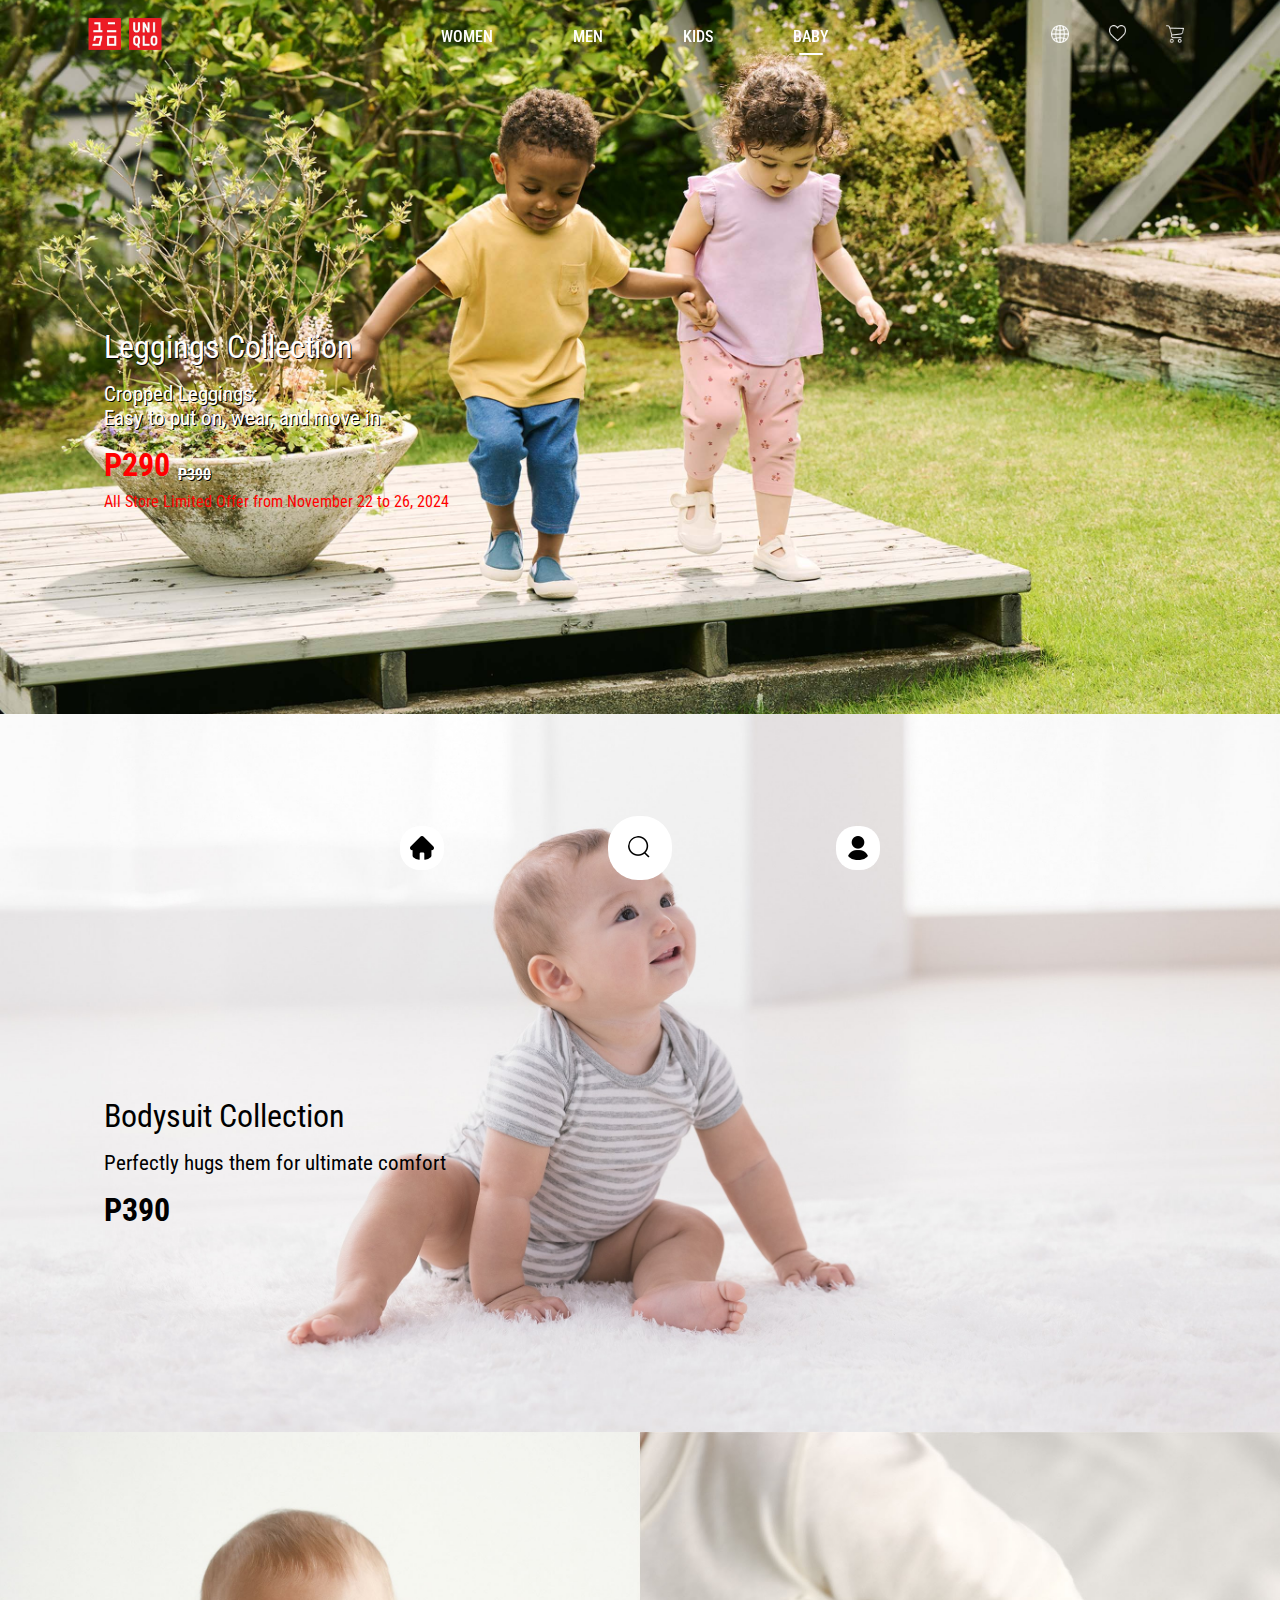
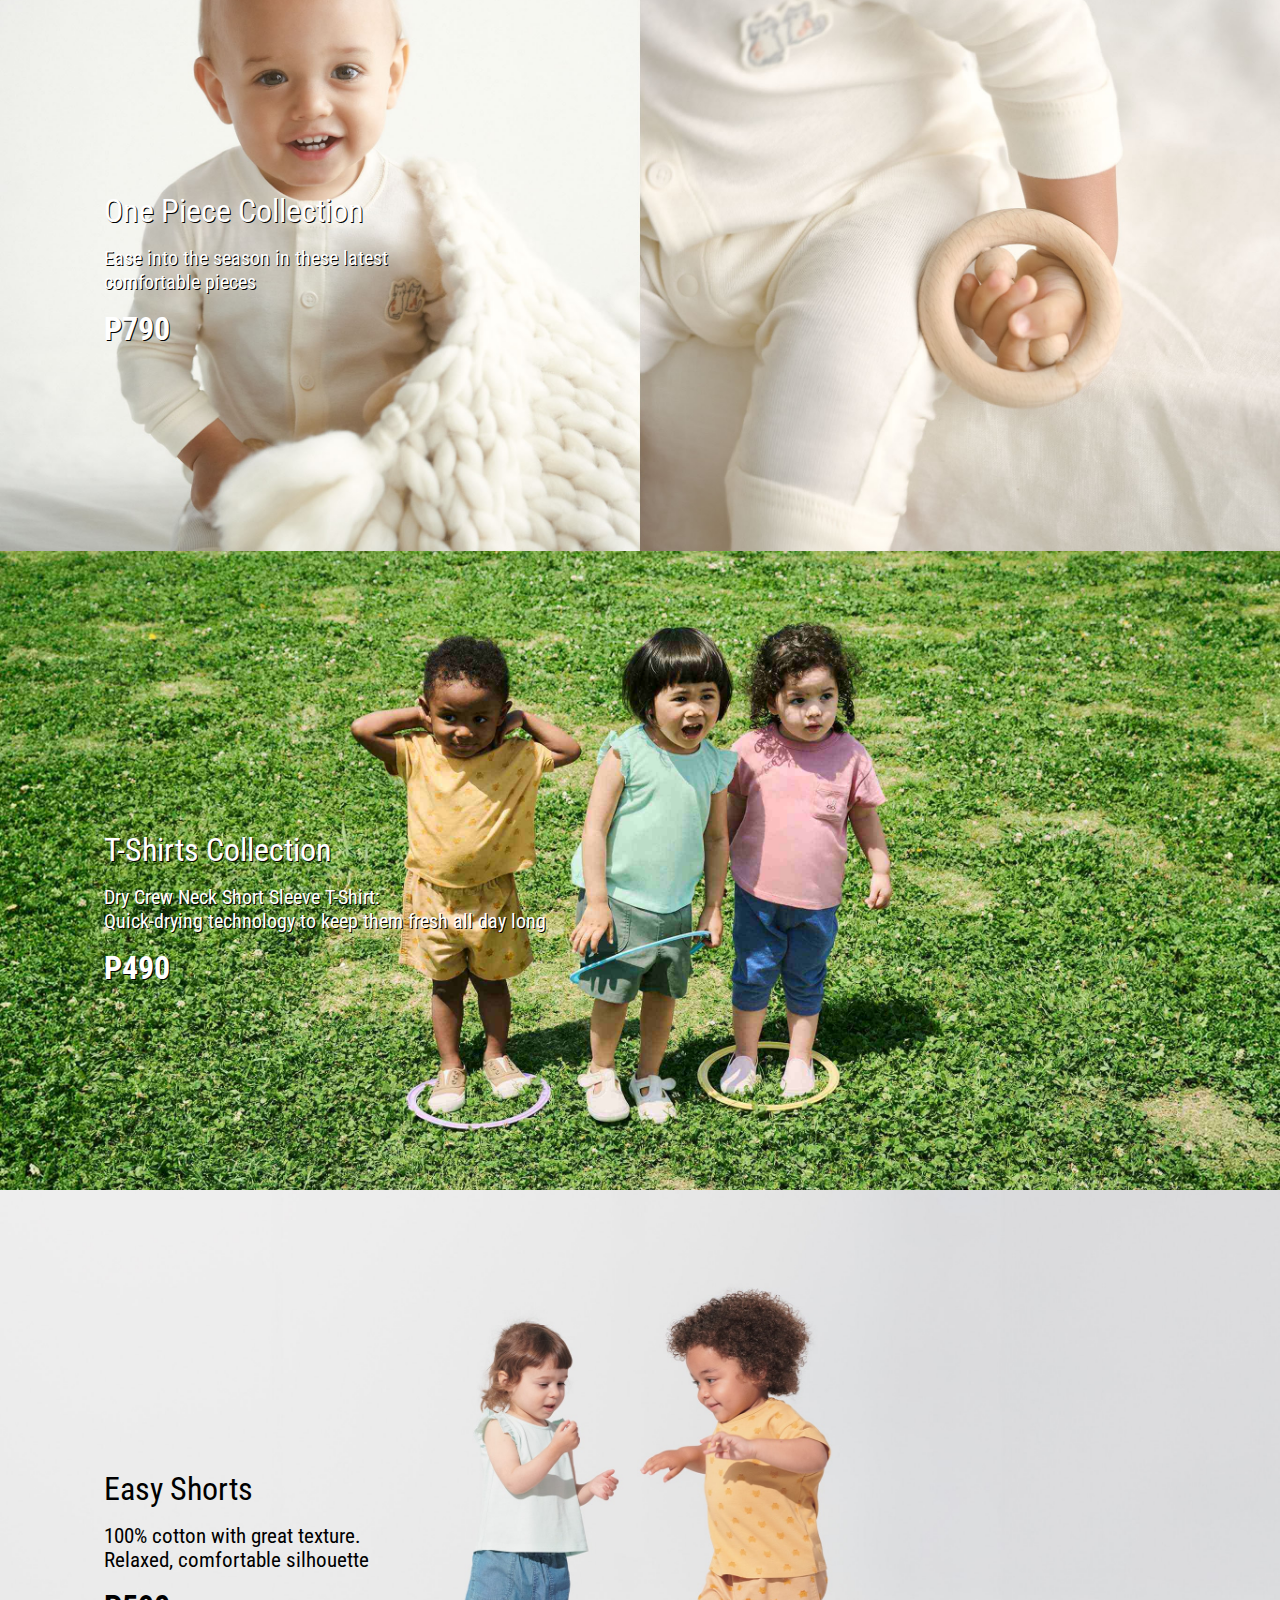
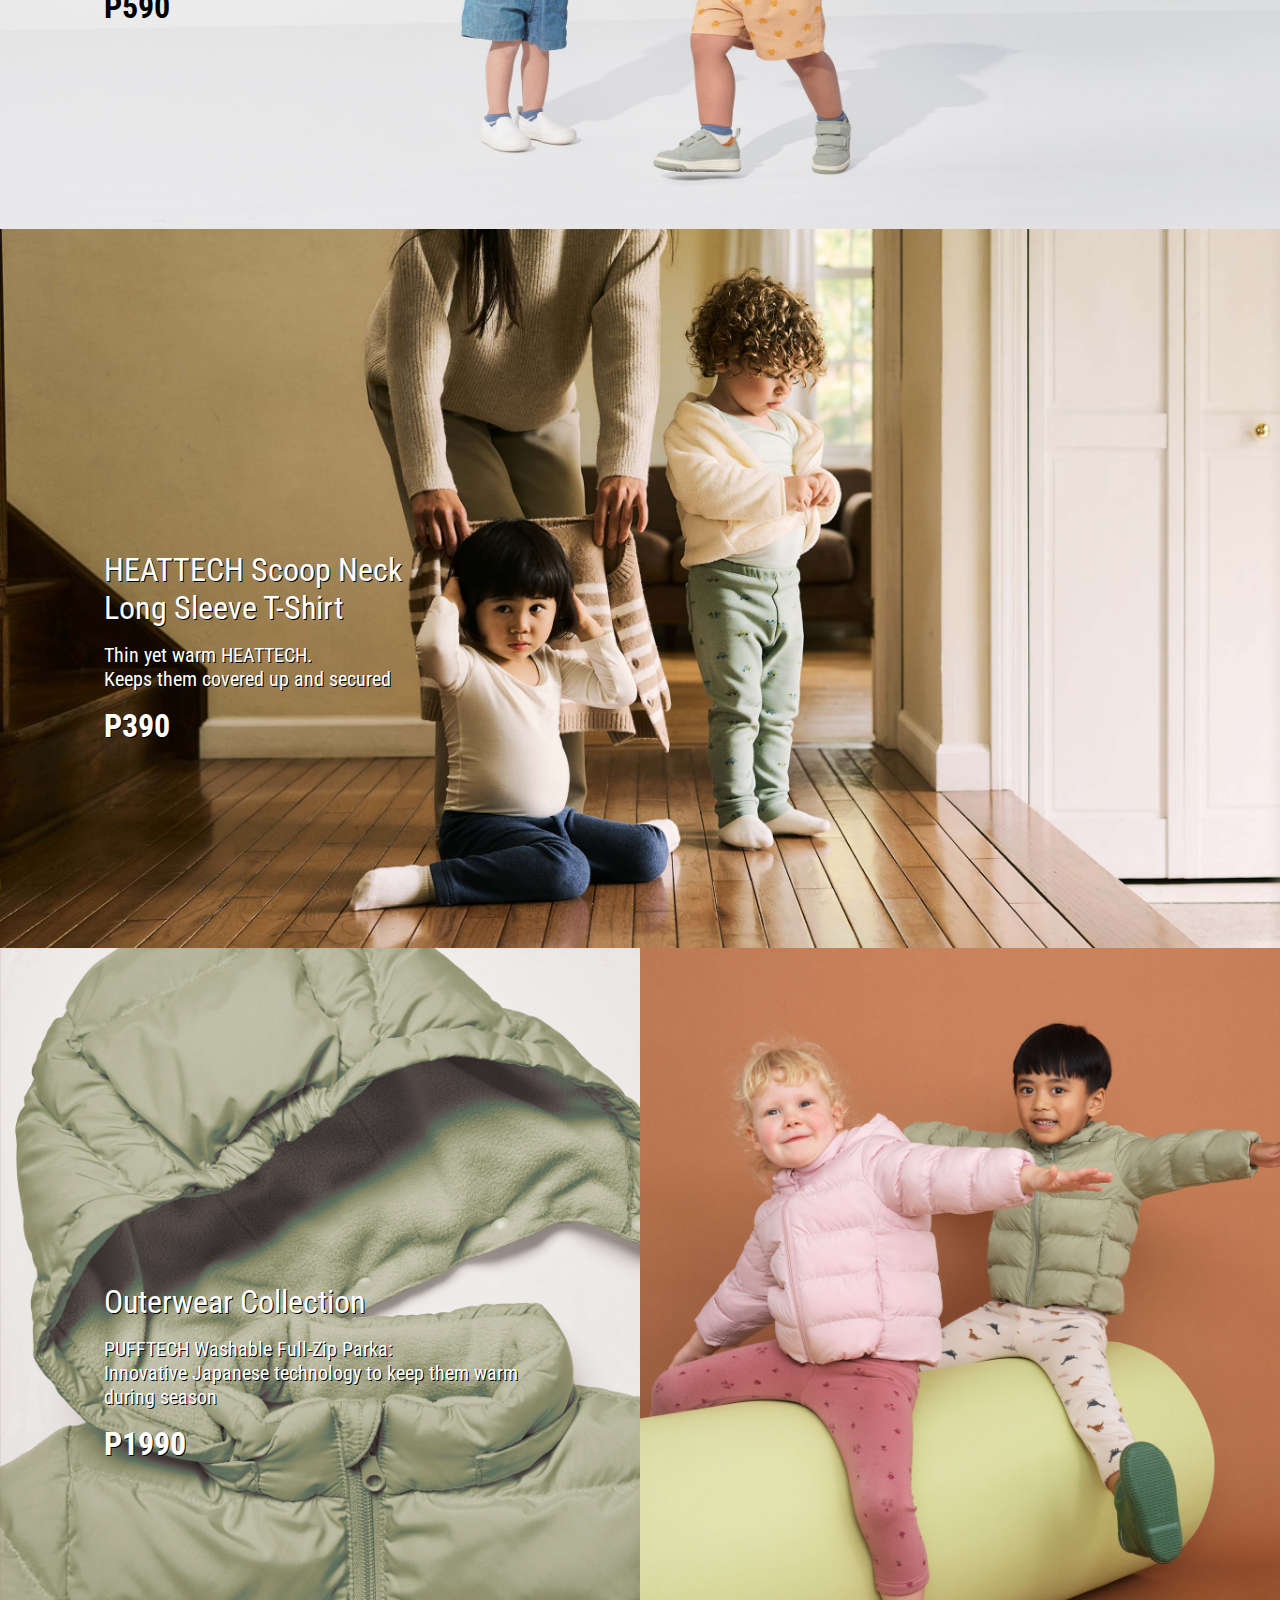
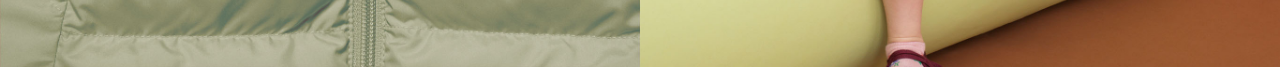
<file: baby.html>
<!DOCTYPE html>
<html lang="en">
  <head>
    <meta charset="UTF-8" />
    <meta name="viewport" content="width=device-width, initial-scale=1.0" />
    <title>BABY'S CLOTHING & ACCESSORIES | UNIQLO PH</title>
    <link rel="stylesheet" href="baby.css" />
    <link rel="preconnect" href="https://fonts.googleapis.com" />
    <link rel="preconnect" href="https://fonts.gstatic.com" crossorigin />
    <link
      href="https://fonts.googleapis.com/css2?family=Exo:ital,wght@0,100..900;1,100..900&family=Inter:ital,opsz,wght@0,14..32,100..900;1,14..32,100..900&family=Montserrat:ital,wght@0,100..900;1,100..900&family=Poppins:ital,wght@0,100;0,200;0,300;0,400;0,500;0,600;0,700;0,800;0,900;1,100;1,200;1,300;1,400;1,500;1,600;1,700;1,800;1,900&family=Roboto+Condensed:ital,wght@0,100..900;1,100..900&display=swap"
      rel="stylesheet"
    />
    <link rel="icon" href="logo/UNIQLO_logo.svg.png" type="image/icon type" />
  </head>
  <body>
    <header class="main-header-section">
      <div class="header-info-container">
        <div class="left-section">
          <img
            class="left-logo-design"
            src="logo/image-removebg-preview.png"
            alt=""
          />
        </div>
        <div class="middle-section">
          <div class="button-choose-container">
            <a class="link1" href="index.html"
              ><div class="header-button-design">WOMEN</div></a
            >
            <a class="link1" href="men.html"
              ><div class="header-button-design">MEN</div></a
            >
            <a class="link1" href="kids.html"
              ><div class="header-button-design">KIDS</div></a
            >
            <div class="baby-button">
              <div class="header-button-design">BABY</div>
              <img class="line" src="iconbutton/remove.png" alt="" />
            </div>
          </div>
        </div>
        <div class="right-section">
          <div>
            <img class="right-image-design" src="iconbutton/globe.png" alt="" />
          </div>
          <div>
            <img class="right-image-design" src="iconbutton/heart.png" alt="" />
          </div>
          <div>
            <img
              class="right-image-design"
              src="iconbutton/shopping-cart.png"
              alt=""
            />
          </div>
        </div>
      </div>
    </header>
    <div class="three-buttons-container">
      <div class="three-buttons">
        <div><img src="iconbutton/home.png" alt="" class="button1" /></div>
        <div>
          <img
            src="iconbutton/search-interface-symbol.png"
            alt=""
            class="button2"
          />
        </div>
        <div><img src="iconbutton/user.png" alt="" class="button1" /></div>
      </div>
    </div>
    <main class="main-container">
      <div>
        <div class="image-container">
          <img src="baby/baby1.jpg" alt="" class="image2" />
          <div class="image-info-container">
            <div class="clothes-name">Leggings Collection</div>
            <div class="clothes-info1">
              Cropped Leggings: <br />Easy to put on, wear, and move in
            </div>
            <div class="price-container">
              <div class="sale-price">P290</div>
              <div class="real-price"><s>P390</s></div>
            </div>
            <div class="clothes-offer">
              All Store Limited Offer from November 22 to 26, 2024
            </div>
          </div>
        </div>
        <div class="image-container">
          <img src="baby/baby2.jpg" alt="" class="image2" />
          <div class="image-info-container">
            <div class="clothes-name2">Bodysuit Collection</div>
            <div class="clothes-info4">
              Perfectly hugs them for ultimate comfort
            </div>
            <div class="sale-price1">P390</div>
          </div>
        </div>
        <div class="image-container">
          <img src="baby/baby3.jpg" alt="" class="image2" />
          <div class="image-info-container">
            <div class="clothes-name1">One Piece Collection</div>
            <div class="clothes-info5">
              Ease into the season in these latest <br />comfortable pieces
            </div>
            <div class="sale-price2">P790</div>
          </div>
        </div>
        <div class="image-container">
          <img src="baby/baby4.jpg" alt="" class="image2" />
          <div class="image-info-container">
            <div class="clothes-name1">T-Shirts Collection</div>
            <div class="clothes-info5">
              Dry Crew Neck Short Sleeve T-Shirt: <br />Quick-drying technology
              to keep them fresh all day long
            </div>
            <div class="sale-price2">P490</div>
          </div>
        </div>
        <div class="image-container">
          <img src="baby/baby5.jpg" alt="" class="image2" />
          <div class="image-info-container">
            <div class="clothes-name2">Easy Shorts</div>
            <div class="clothes-info4">
              100% cotton with great texture. <br />Relaxed, comfortable
              silhouette
            </div>
            <div class="sale-price1">P590</div>
          </div>
        </div>
        <div class="image-container">
          <img src="baby/baby6.jpg" alt="" class="image2" />
          <div class="image-info-container">
            <div class="clothes-name1">
              HEATTECH Scoop Neck <br />Long Sleeve T-Shirt
            </div>
            <div class="clothes-info5">
              Thin yet warm HEATTECH. <br />Keeps them covered up and secured
            </div>
            <div class="sale-price2">P390</div>
          </div>
        </div>
        <div class="image-container">
          <img src="baby/baby7.jpg" alt="" class="image2" />
          <div class="image-info-container">
            <div class="clothes-name1">Outerwear Collection</div>
            <div class="clothes-info5">
              PUFFTECH Washable Full-Zip Parka: <br />Innovative Japanese
              technology to keep them warm <br />during season
            </div>
            <div class="sale-price2">P1990</div>
          </div>
        </div>
      </div>
    </main>
  </body>
</html>
</file>
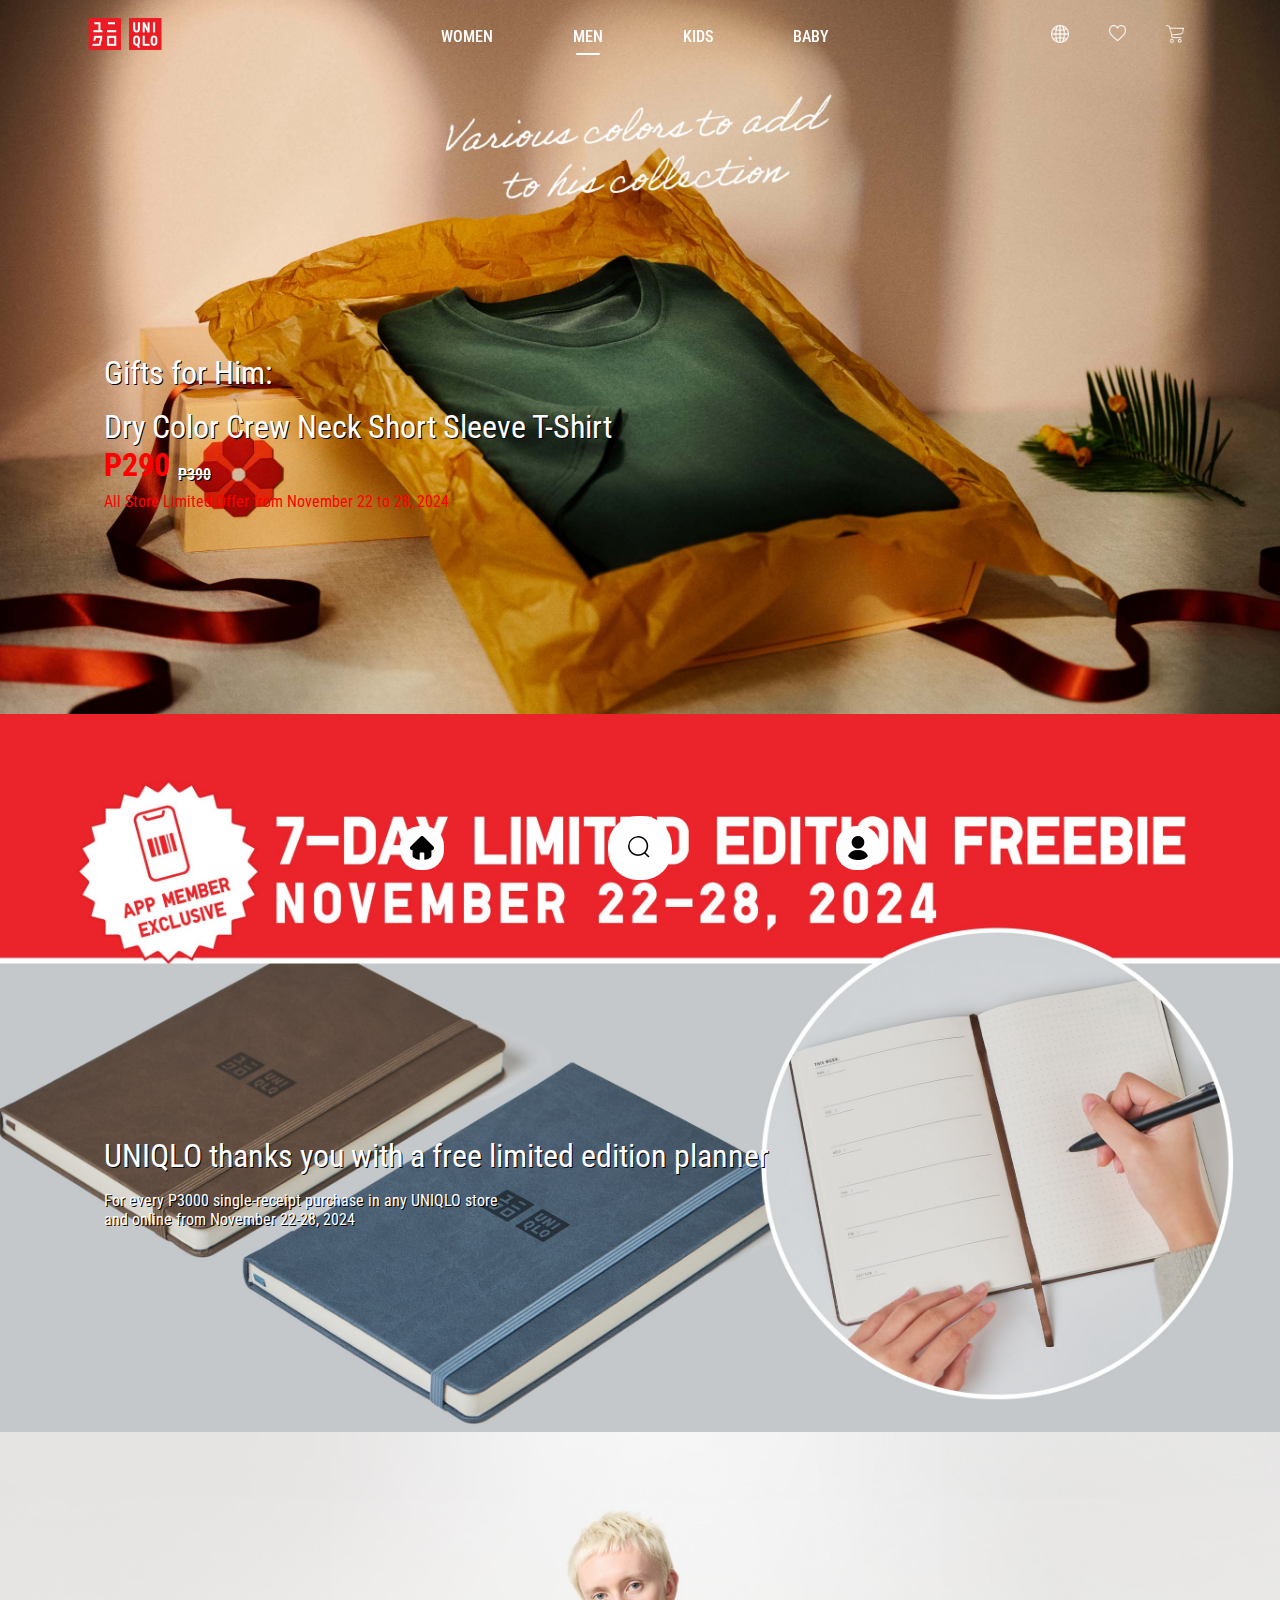
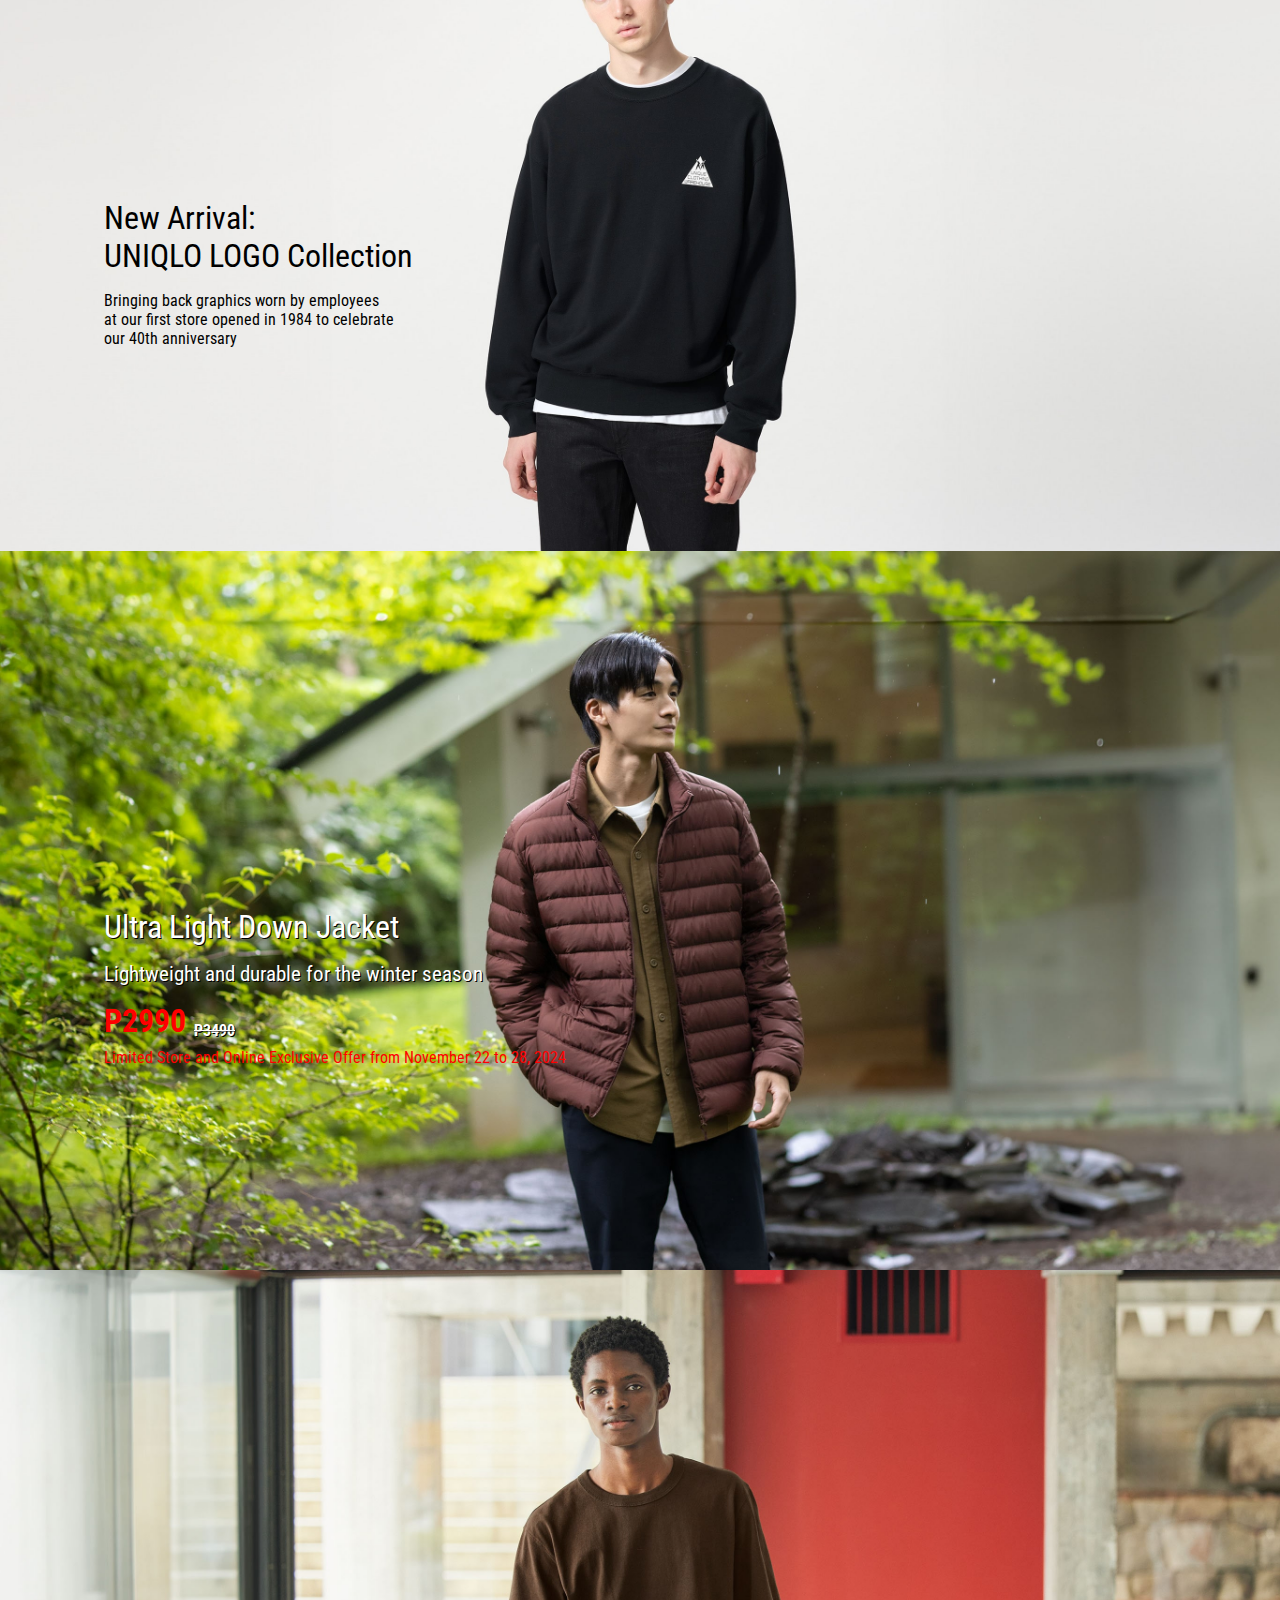
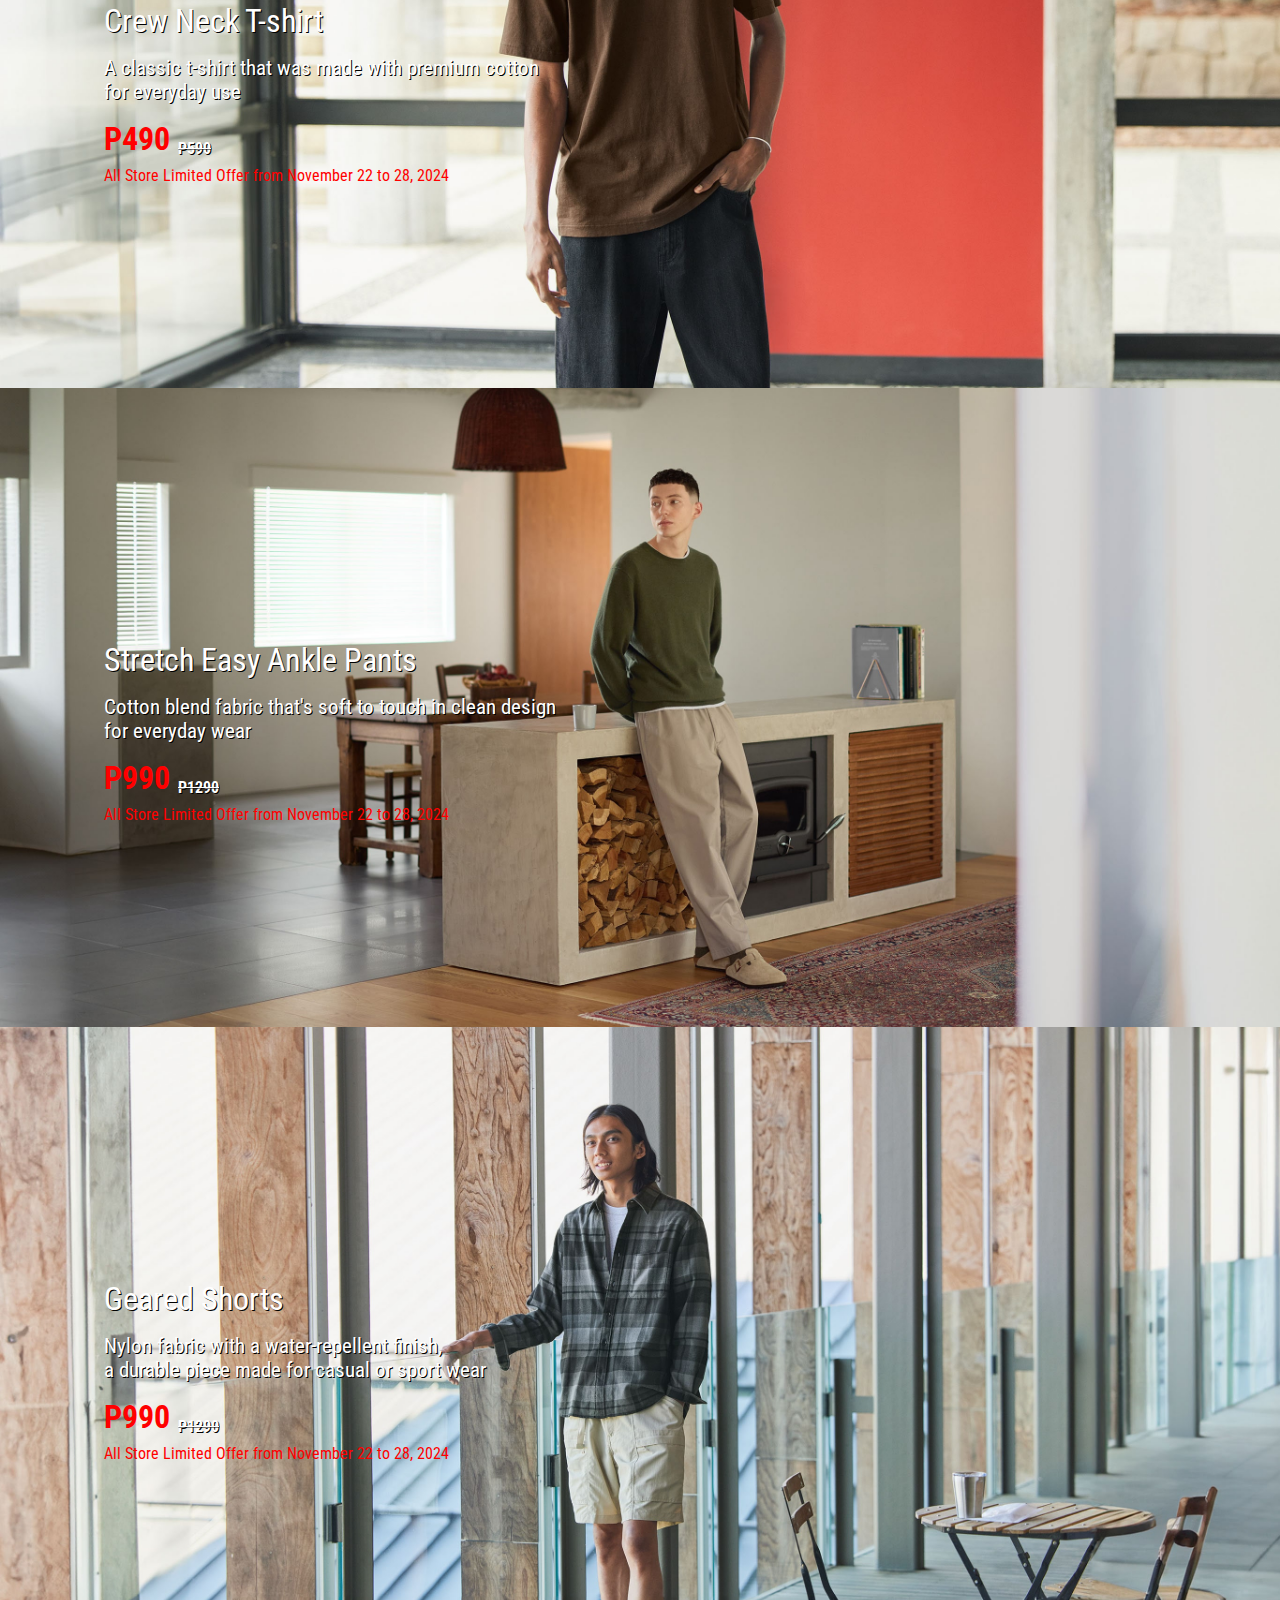
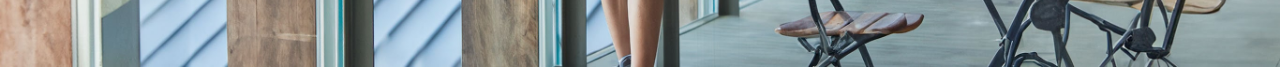
<file: men.html>
<!DOCTYPE html>
<html lang="en">
  <head>
    <meta charset="UTF-8" />
    <meta name="viewport" content="width=device-width, initial-scale=1.0" />
    <title>MEN'S CLOTHING & ACCESSORIES | UNIQLO PH</title>
    <link rel="stylesheet" href="men.css" />
    <link rel="preconnect" href="https://fonts.googleapis.com" />
    <link rel="preconnect" href="https://fonts.gstatic.com" crossorigin />
    <link
      href="https://fonts.googleapis.com/css2?family=Exo:ital,wght@0,100..900;1,100..900&family=Inter:ital,opsz,wght@0,14..32,100..900;1,14..32,100..900&family=Montserrat:ital,wght@0,100..900;1,100..900&family=Poppins:ital,wght@0,100;0,200;0,300;0,400;0,500;0,600;0,700;0,800;0,900;1,100;1,200;1,300;1,400;1,500;1,600;1,700;1,800;1,900&family=Roboto+Condensed:ital,wght@0,100..900;1,100..900&display=swap"
      rel="stylesheet"
    />
    <link rel="icon" href="logo/UNIQLO_logo.svg.png" type="image/icon type" />
  </head>
  <body>
    <header class="main-header-section">
      <div class="header-info-container">
        <div class="left-section">
          <img
            class="left-logo-design"
            src="logo/image-removebg-preview.png"
            alt=""
          />
        </div>
        <div class="middle-section">
          <div class="button-choose-container">
            <a class="link1" href="index.html"
              ><div class="header-button-design">WOMEN</div></a
            >
            <div class="men-button">
              <div class="header-button-design">MEN</div>
              <img class="line" src="iconbutton/remove.png" alt="" />
            </div>
            <a class="link1" href="kids.html"
              ><div class="header-button-design">KIDS</div></a
            >
            <a class="link1" href="baby.html"
              ><div class="header-button-design">BABY</div></a
            >
          </div>
        </div>
        <div class="right-section">
          <div>
            <img class="right-image-design" src="iconbutton/globe.png" alt="" />
          </div>
          <div>
            <img class="right-image-design" src="iconbutton/heart.png" alt="" />
          </div>
          <div>
            <img
              class="right-image-design"
              src="iconbutton/shopping-cart.png"
              alt=""
            />
          </div>
        </div>
      </div>
    </header>
    <div class="three-buttons-container">
      <div class="three-buttons">
        <div><img src="iconbutton/home.png" alt="" class="button1" /></div>
        <div>
          <img
            src="iconbutton/search-interface-symbol.png"
            alt=""
            class="button2"
          />
        </div>
        <div><img src="iconbutton/user.png" alt="" class="button1" /></div>
      </div>
    </div>
    <main class="main-container">
      <div>
        <div class="image-container">
          <img src="men/clothe1.jpg" alt="" class="image2" />
          <div class="image-info-container">
            <div class="clothes-name">Gifts for Him:</div>
            <div class="clothes-name1">
              Dry Color Crew Neck Short Sleeve T-Shirt
            </div>
            <div class="price-container">
              <div class="sale-price">P290</div>
              <div class="real-price"><s>P390</s></div>
            </div>
            <div class="clothes-offer">
              All Store Limited Offer from November 22 to 28, 2024
            </div>
          </div>
        </div>
        <div class="image-container">
          <img src="men/item1.jpg" alt="" class="image2" />
          <div class="image-info-container">
            <div class="clothes-name">
              UNIQLO thanks you with a free limited edition planner
            </div>
            <div class="clothes-info2">
              For every P3000 single-receipt purchase in any UNIQLO store
              <br />and online from November 22-28, 2024
            </div>
          </div>
        </div>
        <div class="image-container">
          <img src="men/clothe2.jpg" alt="" class="image2" />
          <div class="image-info-container">
            <div class="clothes-name2">New Arrival:</div>
            <div class="clothes-name2">UNIQLO LOGO Collection</div>
            <div class="clothes-info3">
              Bringing back graphics worn by employees <br />
              at our first store opened in 1984 to celebrate <br />
              our 40th anniversary
            </div>
          </div>
        </div>
        <div class="image-container">
          <img src="men/clothe3.jpg" alt="" class="image2" />
          <div class="image-info-container">
            <div class="clothes-name">Ultra Light Down Jacket</div>
            <div class="clothes-info1">
              Lightweight and durable for the winter season
            </div>
            <div class="price-container">
              <div class="sale-price">P2990</div>
              <div class="real-price"><s>P3490</s></div>
            </div>
            <div class="clothes-offer">
              Limited Store and Online Exclusive Offer from November 22 to 28,
              2024
            </div>
          </div>
        </div>
        <div class="image-container">
          <img src="men/clothe4.jpg" alt="" class="image2" />
          <div class="image-info-container">
            <div class="clothes-name">Crew Neck T-shirt</div>
            <div class="clothes-info1">
              A classic t-shirt that was made with premium cotton <br />for
              everyday use
            </div>
            <div class="price-container">
              <div class="sale-price">P490</div>
              <div class="real-price"><s>P590</s></div>
            </div>
            <div class="clothes-offer">
              All Store Limited Offer from November 22 to 28, 2024
            </div>
          </div>
        </div>
        <div class="image-container">
          <img src="men/clothe5.jpg" alt="" class="image2" />
          <div class="image-info-container">
            <div class="clothes-name">Stretch Easy Ankle Pants</div>
            <div class="clothes-info1">
              Cotton blend fabric that's soft to touch in clean design <br />for
              everyday wear
            </div>
            <div class="price-container">
              <div class="sale-price">P990</div>
              <div class="real-price"><s>P1290</s></div>
            </div>
            <div class="clothes-offer">
              All Store Limited Offer from November 22 to 28, 2024
            </div>
          </div>
        </div>
        <div class="image-container">
          <img src="men/clothe6.jpg" alt="" class="image2" />
          <div class="image-info-container">
            <div class="clothes-name">Geared Shorts</div>
            <div class="clothes-info1">
              Nylon fabric with a water-repellent finish, <br />a durable piece
              made for casual or sport wear
            </div>
            <div class="price-container">
              <div class="sale-price">P990</div>
              <div class="real-price"><s>P1290</s></div>
            </div>
            <div class="clothes-offer">
              All Store Limited Offer from November 22 to 28, 2024
            </div>
          </div>
        </div>
      </div>
    </main>
  </body>
</html>
</file>
<file: baby.css>
body{
    font-family: Roboto Condensed, Arial;
    justify-content: center;
    align-items: center;
    margin: 0;
    padding: 0;

}

.baby-button{
    position: relative;
}

.line{
    position: absolute;
    bottom: -1.3rem;
    left: 0.37rem;
}

.main-header-section{
    position: fixed;
    top: 0;
    left: 0;
    right: 0;
    height: 4.5rem;
    z-index: 99;
}

.header-info-container{
    display: flex;
    align-items: center;
    height: 4.5rem;
    justify-content: space-between;

}

.left-logo-design{
    width: 90px;
}

.left-logo-design:hover{
    cursor: pointer;
}

.left-section{
    margin-left: 5rem;
    margin-right: 3rem;
}

.button-choose-container{
    display: flex;
    column-gap: 5rem;
}


.header-button-design{
    font-size: 1rem;
    font-weight: 500;
    color: white;
}

.header-button-design:hover{
    cursor: pointer;
}

.right-section{
    display: flex;
    column-gap: 2.5rem;
    margin-right: 6rem;
}

.right-image-design{
    width: 1.1rem;
}

.right-image-design:hover{
    cursor: pointer;
}

.three-buttons-container{
    position: fixed;
    bottom: 0;
    left: 0;
    right: 0;
    height: 100px;
    justify-content: center;
    align-items: center;
    display: flex;
    z-index: 99;
}

.link1{
    text-decoration: none;
}

.three-buttons{
    display: flex;
    justify-content: center;
    align-items: center;
    width: 30rem;
    justify-content: space-between;
}

.button1{
    padding: 10px 10px;
    background-color: white;
    border-radius: 20px;
}

.button2{
    padding: 20px 20px;
    background-color: white;
    border-radius: 30px;
}

.button1, .button2{
    cursor: pointer;
}

@media (max-width:767px) {
    .header-button-design{
        font-size: 0.8rem;
    }
    .button-choose-container{
        column-gap: 0.5rem;
    }
    .left-section{
        margin-left: 0.1rem;
    }
    .right-section{
        margin-right: 0.5rem;
        column-gap: 0.5rem;
    }
    .three-buttons{
        width: 15rem;
    }
    .button1{
        padding: 5px 5px;
        border-radius: 20px;
        width: 20px;
    }
    .button2{
        padding: 15px 15px;
        border-radius: 30px;
        width: 20px;
    }
    .main-header-section{
        height: 2rem;
    }
    
    .header-info-container{
        height: 2rem;
    }
    .left-logo-design{
        width: 60px;
    }
    .line{
        bottom: -0.9rem;
        left: 0.14rem;
    }
    .right-image-design{
        width: 0.8rem;
    }
}

@media (min-width:768px) and (max-width:991px){
    .header-button-design{
        font-size: 1rem;
    }
    .button-choose-container{
        column-gap: 4rem;
    }
    .left-section{
        margin-left: 3rem;
        margin-right: 1.5rem;
    }
    .right-section{
        margin-right: 3rem;
        column-gap: 1.5rem;
    }
    .three-buttons{
        width: 25rem;
    }
    .button1{
        padding: 10px 10px;
        border-radius: 40px;
        width: 20px;
    }
    .button2{
        padding: 20px 20px;
        border-radius: 40px;
        width: 25px;
    }
    .main-header-section{
        height: 4rem;
    }
    
    .header-info-container{
        height: 4rem;
    
    }
    .line{
        left: 0.37rem;
        bottom: -1.1rem;
    }
    
}


.video-info{
    position: absolute;
    left: 6.5rem;
    bottom: 20rem;
    color: white;
    font-size: 2rem;
}

.text2{
    font-size: 1.3rem;
}

.main-container{
    display: flex;
    justify-content: center;
    align-items: center;
}

.image1, .image2{
    width: 100%;
    height: 100%;
}

.video-container-women{
    margin-top: -5px;
    position: relative;
}

.video1{
    width: 100%;
    height: 100%;
}

.image-container{
    margin-top: -5px;
    position: relative;
}

.image-info-container{
    position: absolute;
    bottom: 13rem;
    left: 6.5rem;
}

.price-container{
    display: flex;
    margin-bottom: 0.5rem;
}

.clothes-name{
    font-size: 2rem;
    color: white;
    margin-bottom: 1rem;
    text-shadow: 0.5px 0.5px black;
}

.clothes-name1{
    font-size: 2rem;
    color: white;
    text-shadow: 0.5px 0.5px black;
}

.clothes-name2{
    font-size: 2rem;
    color: black;
}

.clothes-info{
    font-size: 1.3rem;
    color: white;
    text-shadow: 0.5px 0.5px black;
}

.clothes-info1{
    font-size: 1.3rem;
    color: white;
    margin-bottom: 1rem;
    text-shadow: 0.5px 0.5px black;
}

.clothes-info5{
    font-size: 1.25rem;
    color: white;
    margin-bottom: 1rem;
    margin-top: 1rem;
    text-shadow: 0.5px 0.5px black;
}

.clothes-info2{
    font-size: 1rem;
    color: white;
    margin-top: 1rem;
    text-shadow: 0.5px 0.5px black;
}

.clothes-info4{
    font-size: 1.3rem;
    color: black;
    margin-top: 1rem;
}

.clothes-info3{
    font-size: 1rem;
    margin-top: 1rem;
    color: black;
}

.sale-price1{
    font-size: 2rem;
    font-weight: bold;
    color: black;
    margin-top: 1rem;
}

.sale-price2{
    font-size: 2rem;
    font-weight: bold;
    color: white;
    margin-top: 1rem;
    text-shadow: 0.5px 0.5px black;
}


.sale-price{
    font-size: 2rem;
    color: red;
    font-weight: bold;
    margin-right: 0.5rem;
}

.real-price{
    font-weight: bold;
    align-content: end;
    color: white;
    text-shadow: 0.5px 0.5px black;
}

.clothes-offer{
    font-size: 1rem;
    color: red;
}

.double-info-container{
    margin-bottom: 1rem;
}

@media (max-width:767px) {
    .video-info{
        font-size: 1rem;
        left: 2rem;
        bottom: 2rem;
    }
    .text2{
        font-size: 0.8rem;
    }
    .image-info-container{
        bottom: 2rem;
        left: 2rem;
    }
    .clothes-name, .clothes-name1, .clothes-name2{
    font-size: 1rem;
    margin-bottom: 0.3rem;
    }
    .clothes-info, .clothes-info2, .clothes-info3, .clothes-info4, .clothes-info5{
        font-size: 0.7rem;
    }

    .clothes-info1{
        font-size: 0.7rem;
        margin-bottom: 0.6rem;
    }
    .sale-price, .sale-price1, .sale-price2{
        font-size: 1rem;
    }

    .clothes-offer{
        font-size: 0.6rem;
    }

    .double-info-container{
        margin-bottom: 0.6rem;
    }
}

@media (min-width:768px) and (max-width:991px){
    .video-info{
        font-size: 1.5rem;
        left: 3.5rem;
        bottom: 3.5rem;
    }
    .text2{
        font-size: 1.2rem;
    }
    .image-info-container{
        bottom: 6rem;
        left: 3rem;
    }
    .clothes-name, .clothes-name1, .clothes-name2{
        font-size: 1.5rem;
        margin-bottom: 0.6rem;
    }
    .clothes-info, .clothes-info2, .clothes-info3, .clothes-info4, .clothes-info5{
        font-size: 1rem;
    }

    .clothes-info1{
        font-size: 1rem;
        margin-bottom: 0.8rem;
    }
    .sale-price, .sale-price1, .sale-price2{
        font-size: 1.5rem;
    }

    .clothes-offer{
        font-size: 0.8rem;
    }

    .double-info-container{
        margin-bottom: 0.8rem;
    }
}
</file>
<file: men.css>
body{
    font-family: Roboto Condensed, Arial;
    justify-content: center;
    align-items: center;
    margin: 0;
    padding: 0;

}

.men-button{
    position: relative;
}

.line{
    position: absolute;
    bottom: -1.3rem;
    left: 0.2rem;
}

.main-header-section{
    position: fixed;
    top: 0;
    left: 0;
    right: 0;
    height: 4.5rem;
    z-index: 99;
}

.header-info-container{
    display: flex;
    align-items: center;
    height: 4.5rem;
    justify-content: space-between;

}

.left-logo-design{
    width: 90px;
}

.left-logo-design:hover{
    cursor: pointer;
}

.left-section{
    margin-left: 5rem;
    margin-right: 3rem;
}

.button-choose-container{
    display: flex;
    column-gap: 5rem;
}


.header-button-design{
    font-size: 1rem;
    font-weight: 500;
    color: white;
}

.header-button-design:hover{
    cursor: pointer;
}

.right-section{
    display: flex;
    column-gap: 2.5rem;
    margin-right: 6rem;
}

.right-image-design{
    width: 1.1rem;
}

.right-image-design:hover{
    cursor: pointer;
}

.three-buttons-container{
    position: fixed;
    bottom: 0;
    left: 0;
    right: 0;
    height: 100px;
    justify-content: center;
    align-items: center;
    display: flex;
    z-index: 99;
}

.link1{
    text-decoration: none;
}

.three-buttons{
    display: flex;
    justify-content: center;
    align-items: center;
    width: 30rem;
    justify-content: space-between;
}

.button1{
    padding: 10px 10px;
    background-color: white;
    border-radius: 20px;
}

.button2{
    padding: 20px 20px;
    background-color: white;
    border-radius: 30px;
}

.button1, .button2{
    cursor: pointer;
}

@media (max-width:767px) {
    .header-button-design{
        font-size: 0.8rem;
    }
    .button-choose-container{
        column-gap: 0.5rem;
    }
    .left-section{
        margin-left: 0.1rem;
    }
    .right-section{
        margin-right: 0.5rem;
        column-gap: 0.5rem;
    }
    .three-buttons{
        width: 15rem;
    }
    .button1{
        padding: 5px 5px;
        border-radius: 20px;
        width: 20px;
    }
    .button2{
        padding: 15px 15px;
        border-radius: 30px;
        width: 20px;
    }
    .main-header-section{
        height: 2rem;
    }
    
    .header-info-container{
        height: 2rem;
    }
    .left-logo-design{
        width: 60px;
    }
    .line{
        bottom: -0.9rem;
        left: 0.009rem;
    }
    .right-image-design{
        width: 0.8rem;
    }
}

@media (min-width:768px) and (max-width:991px){
    .header-button-design{
        font-size: 1rem;
    }
    .button-choose-container{
        column-gap: 4rem;
    }
    .left-section{
        margin-left: 3rem;
        margin-right: 1.5rem;
    }
    .right-section{
        margin-right: 3rem;
        column-gap: 1.5rem;
    }
    .three-buttons{
        width: 25rem;
    }
    .button1{
        padding: 10px 10px;
        border-radius: 40px;
        width: 20px;
    }
    .button2{
        padding: 20px 20px;
        border-radius: 40px;
        width: 25px;
    }
    .main-header-section{
        height: 4rem;
    }
    
    .header-info-container{
        height: 4rem;
    
    }
    .line{
        bottom: -1.1rem;
    }
    
}


.video-info{
    position: absolute;
    left: 6.5rem;
    bottom: 20rem;
    color: white;
    font-size: 2rem;
}

.text2{
    font-size: 1.3rem;
}

.main-container{
    display: flex;
    justify-content: center;
    align-items: center;
}

.image1, .image2{
    width: 100%;
    height: 100%;
}

.video-container-women{
    margin-top: -5px;
    position: relative;
}

.video1{
    width: 100%;
    height: 100%;
}

.image-container{
    margin-top: -5px;
    position: relative;
}

.image-info-container{
    position: absolute;
    bottom: 13rem;
    left: 6.5rem;
}

.price-container{
    display: flex;
    margin-bottom: 0.5rem;
}

.clothes-name{
    font-size: 2rem;
    color: white;
    margin-bottom: 1rem;
    text-shadow: 0.5px 0.5px black;
}

.clothes-name1{
    font-size: 2rem;
    color: white;
    text-shadow: 0.5px 0.5px black;
}

.clothes-name2{
    font-size: 2rem;
    color: black;
}

.clothes-info{
    font-size: 1.3rem;
    color: white;
    text-shadow: 0.5px 0.5px black;
}

.clothes-info1{
    font-size: 1.3rem;
    color: white;
    margin-bottom: 1rem;
    text-shadow: 0.5px 0.5px black;
}

.clothes-info2{
    font-size: 1rem;
    color: white;
    margin-top: 1rem;
    text-shadow: 0.5px 0.5px black;
}

.clothes-info3{
    font-size: 1rem;
    color: white;
    margin-top: 1rem;
    color: black;
}

.sale-price{
    font-size: 2rem;
    color: red;
    font-weight: bold;
    margin-right: 0.5rem;
}

.real-price{
    font-weight: bold;
    align-content: end;
    color: white;
    text-shadow: 0.5px 0.5px black;
}

.clothes-offer{
    font-size: 1rem;
    color: red;
}

.double-info-container{
    margin-bottom: 1rem;
}

@media (max-width:767px) {
    .video-info{
        font-size: 1rem;
        left: 2rem;
        bottom: 2rem;
    }
    .text2{
        font-size: 0.8rem;
    }
    .image-info-container{
        bottom: 2rem;
        left: 2rem;
    }
    .clothes-name, .clothes-name1, .clothes-name2{
    font-size: 1rem;
    margin-bottom: 0.3rem;
    }
    .clothes-info, .clothes-info2, .clothes-info3{
        font-size: 0.7rem;
    }

    .clothes-info1{
        font-size: 0.7rem;
        margin-bottom: 0.6rem;
    }
    .sale-price{
        font-size: 1rem;
    }

    .clothes-offer{
        font-size: 0.6rem;
    }

    .double-info-container{
        margin-bottom: 0.6rem;
    }
}

@media (min-width:768px) and (max-width:991px){
    .video-info{
        font-size: 1.5rem;
        left: 3.5rem;
        bottom: 3.5rem;
    }
    .text2{
        font-size: 1.2rem;
    }
    .image-info-container{
        bottom: 6rem;
        left: 3rem;
    }
    .clothes-name, .clothes-name1, .clothes-name2{
        font-size: 1.5rem;
        margin-bottom: 0.6rem;
    }
    .clothes-info, .clothes-info2, .clothes-info3{
        font-size: 1rem;
    }

    .clothes-info1{
        font-size: 1rem;
        margin-bottom: 0.8rem;
    }
    .sale-price{
        font-size: 1.5rem;
    }

    .clothes-offer{
        font-size: 0.8rem;
    }

    .double-info-container{
        margin-bottom: 0.8rem;
    }
}
</file>
